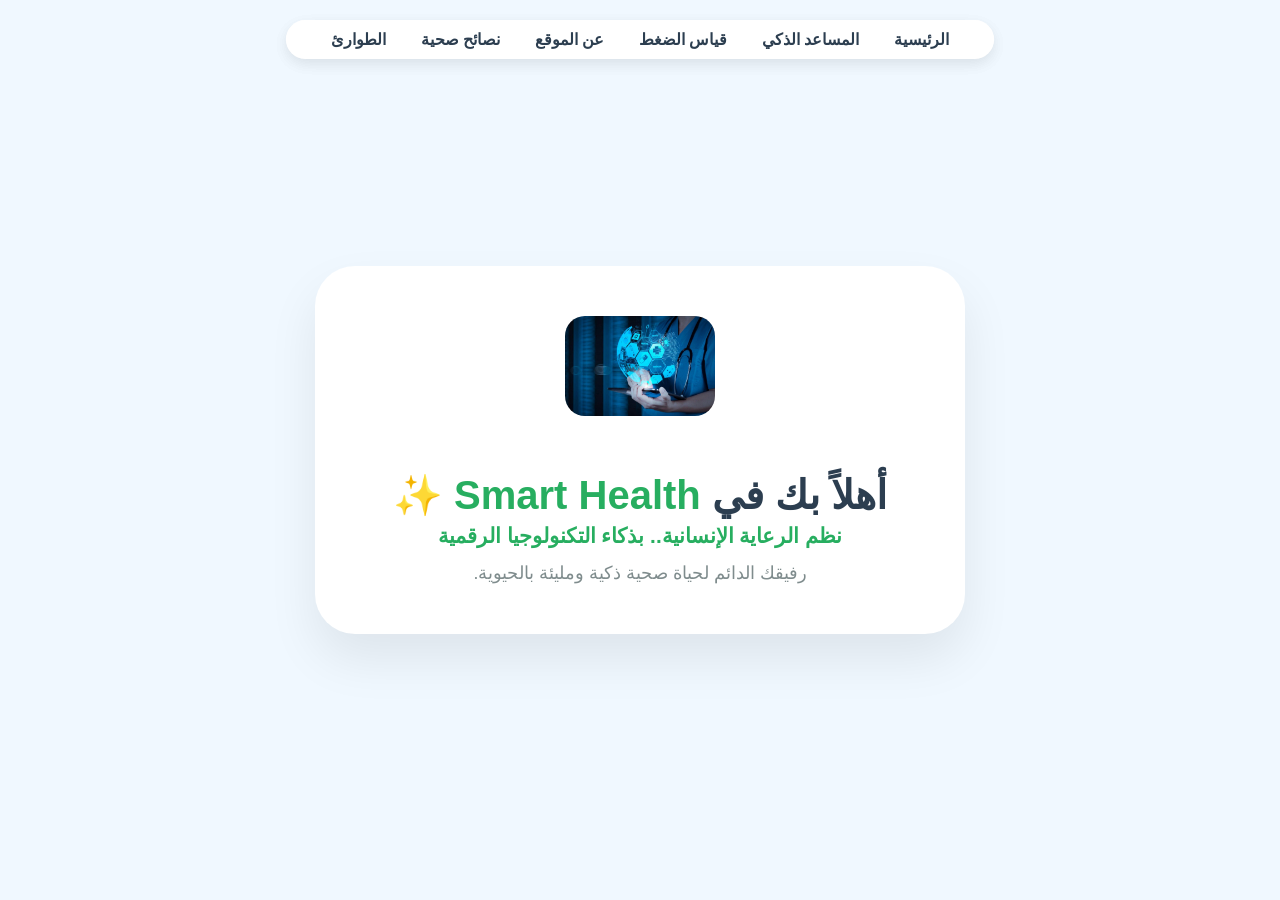
<file: smart_health/index.html>
<!DOCTYPE html>
<html lang="ar" dir="rtl">
<head>
    <meta charset="UTF-8">
    <meta name="viewport" content="width=device-width, initial-scale=1.0">
    <title>Smart Health - الرئيسية</title>
    <style>
        body {
            background-color: #f0f8ff;
            display: flex;
            flex-direction: column;
            align-items: center;
            justify-content: center;
            height: 100vh;
            margin: 0;
            font-family: 'Segoe UI', Tahoma, Geneva, Verdana, sans-serif;
        }

        /* قائمة التنقل */
        nav {
            position: absolute;
            top: 20px;
            background: white;
            padding: 10px 30px;
            border-radius: 50px;
            box-shadow: 0 5px 15px rgba(0,0,0,0.05);
        }

        nav a {
            text-decoration: none;
            color: #2c3e50;
            margin: 0 15px;
            font-weight: bold;
            transition: 0.3s;
        }

        nav a:hover { color: #27ae60; }

        /* حاوية الترحيب */
        .welcome-container {
            text-align: center;
            background: white;
            padding: 50px;
            border-radius: 40px;
            box-shadow: 0 25px 50px rgba(0,0,0,0.08);
            max-width: 550px;
            width: 90%;
        }

        .welcome-image img {
            width: 100%;
            max-width: 150px;
            height: auto;
            border-radius: 20px;
            margin-bottom: 25px;
        }

        h1 { color: #2c3e50; font-size: 2.5rem; margin-bottom: 5px; }
        h1 span { color: #27ae60; }
        h3 { font-size: 1.3rem; margin-bottom: 15px; }
        p { color: #7f8c8d; font-size: 1.1rem; margin: 0; }
    </style>
</head>
<body>

    <nav>
    <a href="index.html">الرئيسية</a>
    <a href="assistant.html">المساعد الذكي</a>
    <a href="blood-pressure.html">قياس الضغط</a> 
    <a href="about.html">عن الموقع</a>
    <a href="tips.html">نصائح صحية</a>
    <a href="emergecy.html">الطوارئ</a>
</nav>
        
    <body dir="rtl">
    <nav>
        <a href="index.html">الرئيسية</a>
        <a href="assistant.html">المساعد الذكي</a>
         <a href="blood-pressure.html">قياس الضغط</a>
        <a href="about.html">عن الموقع</a>
        <a href="tips.html">نصائح صحية</a>
        <a href="emergency.html">الطوارئ</a>
    </nav>

    <div class="welcome-container">
        <div class="welcome-image">
            <img src="bb.jpg" alt="Smart Health Logo"> 
        </div>
        <div class="welcome-text">
            <h1>أهلاً بك في <span>Smart Health</span> ✨</h1>
            <h3 style="color: #27ae60; margin-top: 0;">نظم الرعاية الإنسانية.. بذكاء التكنولوجيا الرقمية</h3>
            <p>رفيقك الدائم لحياة صحية ذكية ومليئة بالحيوية.</p>
        </div>
    </div>
</body>
</html>
</file>
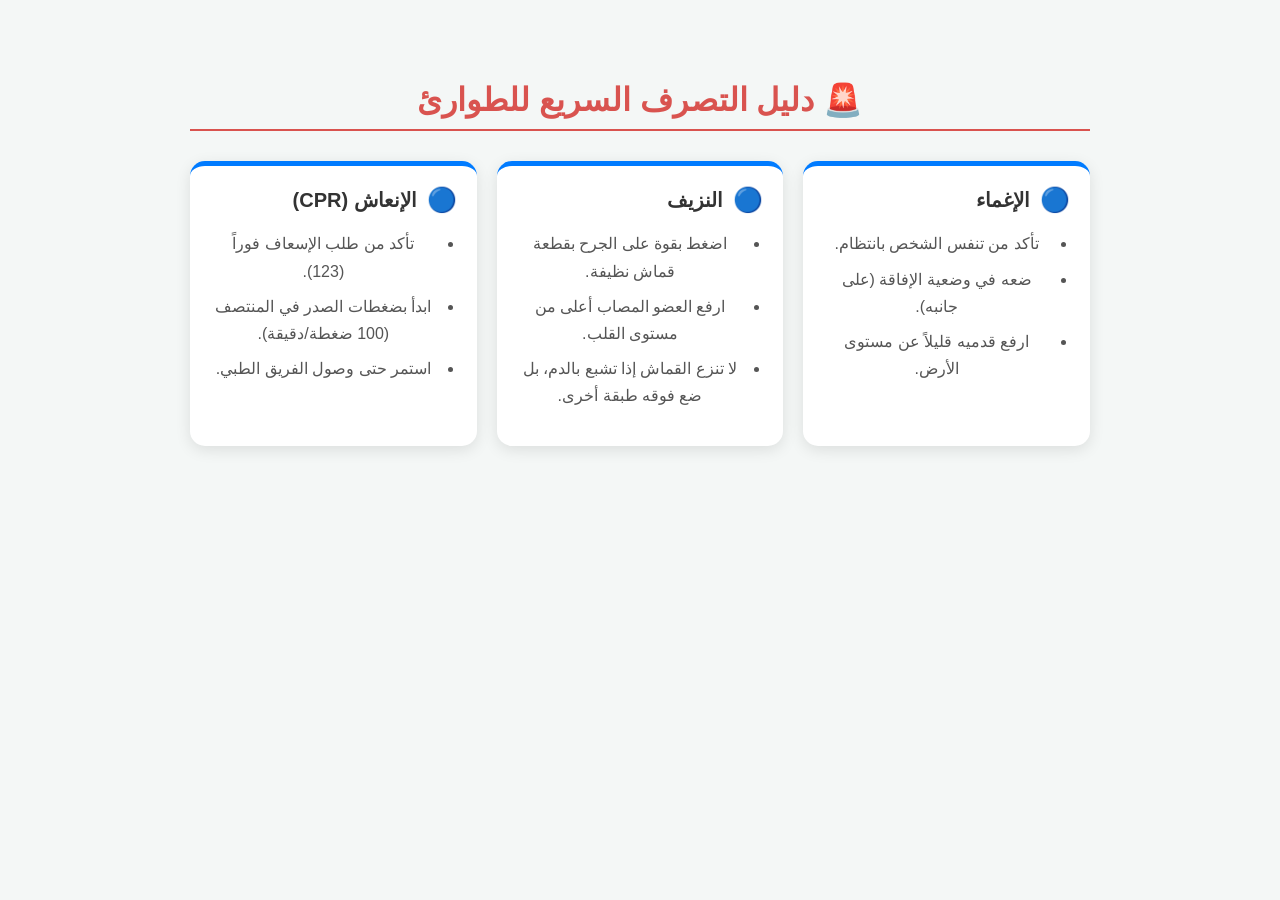
<file: about.html>
<!DOCTYPE html>
<html lang="ar" dir="rtl">
<head>
    <meta charset="UTF-8">
    <title>مركز الطوارئ - Smart Health</title>
    <link rel="stylesheet" href="main.css">
    <style>
        body { background-color: #f4f7f6; font-family: 'Segoe UI', sans-serif; }
        .emergency-container { max-width: 900px; margin: 40px auto; padding: 20px; }
        .emergency-title { color: #d9534f; text-align: center; margin-bottom: 30px; border-bottom: 2px solid #d9534f; padding-bottom: 10px; }
        
        /* الكروت المنظمة */
        .aid-grid { display: grid; grid-template-columns: repeat(auto-fit, minmax(280px, 1fr)); gap: 20px; }
        .aid-card { background: white; padding: 20px; border-radius: 15px; border-top: 5px solid #007bff; box-shadow: 0 4px 15px rgba(0,0,0,0.1); transition: 0.3s; }
        .aid-card:hover { transform: translateY(-5px); }
        
        /* الأيقونات الزرقاء */
        .icon-box { color: #007bff; font-size: 24px; margin-bottom: 15px; display: flex; align-items: center; gap: 10px; }
        .aid-card h3 { margin: 0; font-size: 20px; color: #333; }
        .aid-card ul { padding-right: 20px; color: #555; line-height: 1.7; }
        .aid-card li { margin-bottom: 8px; }
    </style>
</head>
<body>

<div class="emergency-container">
    <h1 class="emergency-title">🚨 دليل التصرف السريع للطوارئ</h1>
    
    <div class="aid-grid">
        <div class="aid-card">
            <div class="icon-box">🔵 <h3>الإغماء</h3></div>
            <ul>
                <li>تأكد من تنفس الشخص بانتظام.</li>
                <li>ضعه في وضعية الإفاقة (على جانبه).</li>
                <li>ارفع قدميه قليلاً عن مستوى الأرض.</li>
            </ul>
        </div>

        <div class="aid-card">
            <div class="icon-box">🔵 <h3>النزيف</h3></div>
            <ul>
                <li>اضغط بقوة على الجرح بقطعة قماش نظيفة.</li>
                <li>ارفع العضو المصاب أعلى من مستوى القلب.</li>
                <li>لا تنزع القماش إذا تشبع بالدم، بل ضع فوقه طبقة أخرى.</li>
            </ul>
        </div>

        <div class="aid-card">
            <div class="icon-box">🔵 <h3>الإنعاش (CPR)</h3></div>
            <ul>
                <li>تأكد من طلب الإسعاف فوراً (123).</li>
                <li>ابدأ بضغطات الصدر في المنتصف (100 ضغطة/دقيقة).</li>
                <li>استمر حتى وصول الفريق الطبي.</li>
            </ul>
        </div>
    </div>
</div>

</body>
</html>
</file>
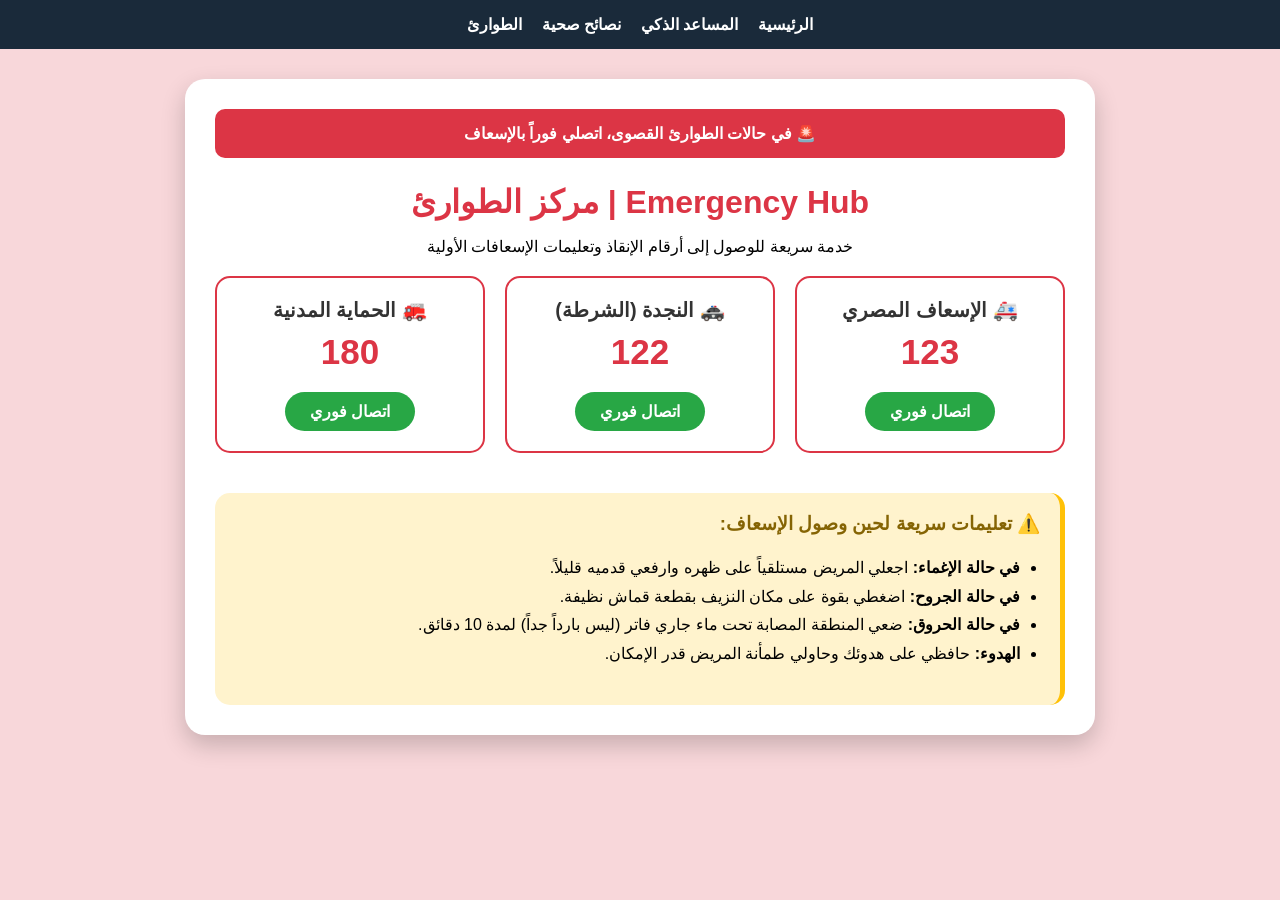
<file: tips.html>
<!DOCTYPE html>
<html lang="ar" dir="rtl">
<head>
    <meta charset="UTF-8">
    <meta name="viewport" content="width=device-width, initial-scale=1.0">
    <title>مركز الطوارئ - Smart Health</title>
    <style>
        body { font-family: 'Segoe UI', Tahoma, Geneva, Verdana, sans-serif; background-color: #f8d7da; margin: 0; text-align: center; }
        nav { background: #1a2a3a; padding: 15px; display: flex; justify-content: center; gap: 20px; }
        nav a { color: white; text-decoration: none; font-weight: bold; }
        
        .container { background: white; width: 90%; max-width: 850px; margin: 30px auto; padding: 30px; border-radius: 20px; box-shadow: 0 10px 25px rgba(0,0,0,0.2); }
        
        h1 { color: #dc3545; font-size: 32px; margin-bottom: 10px; }
        .emergency-banner { background: #dc3545; color: white; padding: 15px; border-radius: 10px; margin-bottom: 25px; font-weight: bold; }

        /* تنسيق كروت أرقام الطوارئ */
        .emergency-grid { display: grid; grid-template-columns: repeat(auto-fit, minmax(250px, 1fr)); gap: 20px; margin-top: 20px; }
        .phone-card { background: #fff; border: 2px solid #dc3545; padding: 20px; border-radius: 15px; transition: 0.3s; }
        .phone-card:hover { transform: translateY(-5px); background: #fff5f5; }
        .phone-number { font-size: 35px; color: #dc3545; font-weight: bold; display: block; margin: 10px 0; }
        .phone-label { font-size: 20px; font-weight: bold; color: #333; }

        /* تعليمات الإسعافات الأولية */
        .first-aid { margin-top: 40px; text-align: right; background: #fff3cd; padding: 20px; border-radius: 15px; border-right: 5px solid #ffc107; }
        .first-aid h3 { color: #856404; margin-top: 0; }
        .first-aid ul { padding-right: 20px; line-height: 1.8; }

        .btn-call { display: inline-block; background: #28a745; color: white; text-decoration: none; padding: 10px 25px; border-radius: 25px; margin-top: 10px; font-weight: bold; }
    </style>
</head>
<body>

    <nav>
        <a href="index.html">الرئيسية</a>
        <a href="assistant.html">المساعد الذكي</a>
        <a href="tips.html">نصائح صحية</a>
        <a href="emergecy.html">الطوارئ</a>
    </nav>

    <div class="container">
        <div class="emergency-banner">🚨 في حالات الطوارئ القصوى، اتصلي فوراً بالإسعاف</div>
        
        <h1>Emergency Hub | مركز الطوارئ</h1>
        <p>خدمة سريعة للوصول إلى أرقام الإنقاذ وتعليمات الإسعافات الأولية</p>

        <div class="emergency-grid">
            <div class="phone-card">
                <span class="phone-label">🚑 الإسعاف المصري</span>
                <span class="phone-number">123</span>
                <a href="tel:123" class="btn-call">اتصال فوري</a>
            </div>

            <div class="phone-card">
                <span class="phone-label">🚓 النجدة (الشرطة)</span>
                <span class="phone-number">122</span>
                <a href="tel:122" class="btn-call">اتصال فوري</a>
            </div>

            <div class="phone-card">
                <span class="phone-label">🚒 الحماية المدنية</span>
                <span class="phone-number">180</span>
                <a href="tel:180" class="btn-call">اتصال فوري</a>
            </div>
        </div>

        <div class="first-aid">
            <h3>⚠️ تعليمات سريعة لحين وصول الإسعاف:</h3>
            <ul>
                <li><b>في حالة الإغماء:</b> اجعلي المريض مستلقياً على ظهره وارفعي قدميه قليلاً.</li>
                <li><b>في حالة الجروح:</b> اضغطي بقوة على مكان النزيف بقطعة قماش نظيفة.</li>
                <li><b>في حالة الحروق:</b> ضعي المنطقة المصابة تحت ماء جاري فاتر (ليس بارداً جداً) لمدة 10 دقائق.</li>
                <li><b>الهدوء:</b> حافظي على هدوئك وحاولي طمأنة المريض قدر الإمكان.</li>
            </ul>
        </div>
    </div>

</body>
</html>
</file>
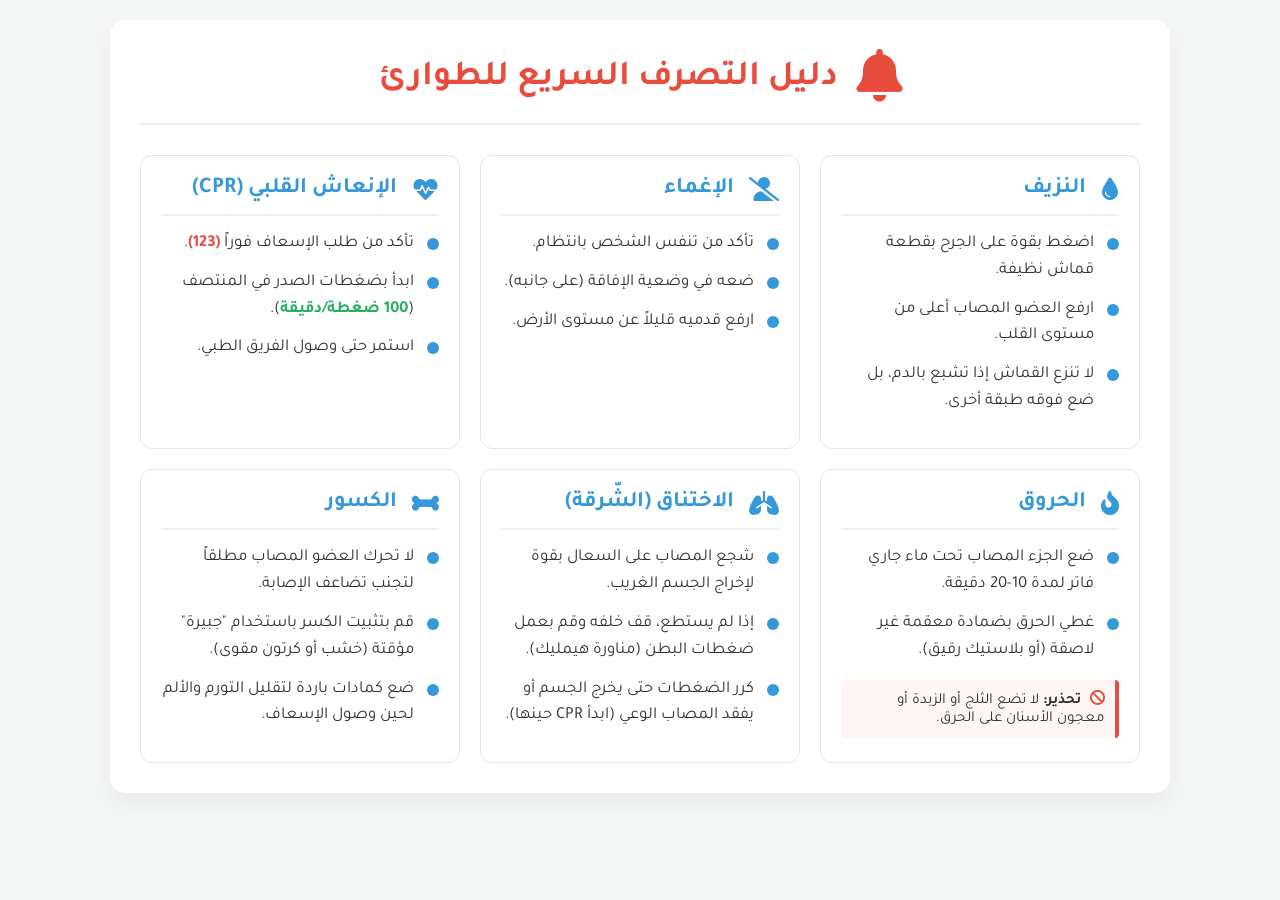
<file: smart_health/about.html>
<!DOCTYPE html>
<html lang="ar" dir="rtl">
<head>
    <meta charset="UTF-8">
    <meta name="viewport" content="width=device-width, initial-scale=1.0">
    <title>دليل التصرف السريع للطوارئ - Smart Health</title>
    
    <link rel="preconnect" href="https://fonts.googleapis.com">
    <link rel="preconnect" href="https://fonts.gstatic.com" crossorigin>
    <link href="https://fonts.googleapis.com/css2?family=Tajawal:wght@400;700&display=swap" rel="stylesheet">
    
    <link rel="stylesheet" href="https://cdnjs.cloudflare.com/ajax/libs/font-awesome/6.0.0/css/all.min.css">

    <style>
        /* إعدادات الصفحة الأساسية */
        :root {
            --primary-color: #e74c3c; /* أحمر للطوارئ */
            --secondary-color: #3498db; /* أزرق للأقسام */
            --bg-color: #f4f7f6;
            --card-bg: #ffffff;
            --text-color: #333333;
        }

        body {
            font-family: 'Tajawal', sans-serif;
            background-color: var(--bg-color);
            margin: 0;
            padding: 20px;
            color: var(--text-color);
        }

        /* حاوية التصميم الرئيسية */
        .container {
            max-width: 1000px;
            margin: 0 auto;
            background: var(--card-bg);
            padding: 30px;
            border-radius: 15px;
            box-shadow: 0 10px 25px rgba(0,0,0,0.05);
        }

        /* العنوان الرئيسي */
        .main-header {
            text-align: center;
            border-bottom: 2px solid #eee;
            padding-bottom: 20px;
            margin-bottom: 30px;
            color: var(--primary-color);
        }

        .main-header h1 {
            margin: 0;
            font-size: 2.2em;
        }

        .emergency-icon {
            font-size: 1.5em;
            margin-left: 10px;
            vertical-align: middle;
        }

        /* شبكة الأقسام (توزيع تلقائي 3 في الصف أو 2 في الموبايل) */
        .emergency-grid {
            display: grid;
            grid-template-columns: repeat(auto-fit, minmax(300px, 1fr));
            gap: 20px;
        }

        /* تصميم الكارت الواحد */
        .emergency-section {
            border: 1px solid #e1e8ed;
            border-radius: 12px;
            padding: 20px;
            background: #fff;
            transition: transform 0.2s, box-shadow 0.2s;
        }

        .emergency-section:hover {
            transform: translateY(-5px);
            box-shadow: 0 5px 15px rgba(0,0,0,0.05);
        }

        /* عنوان الكارت مع الأيقونة الزرقاء */
        .section-title {
            display: flex;
            align-items: center;
            gap: 15px;
            border-bottom: 2px solid #ebf2f7;
            padding-bottom: 12px;
            margin-bottom: 15px;
            color: var(--secondary-color);
        }

        .title-icon {
            font-size: 1.5em;
        }

        .section-title h2 {
            margin: 0;
            font-size: 1.4em;
            font-weight: 700;
        }

        /* قائمة الخطوات */
        .emergency-section ul {
            list-style-type: none;
            padding: 0;
            margin: 0;
        }

        .emergency-section li {
            position: relative;
            padding-right: 25px;
            margin-bottom: 12px;
            line-height: 1.6;
            font-size: 1.05em;
        }

        /* الدائرة الزرقاء (Bullet Point) */
        .emergency-section li::before {
            content: '';
            position: absolute;
            right: 0;
            top: 7px;
            width: 12px;
            height: 12px;
            background-color: var(--secondary-color);
            border-radius: 50%;
        }

        /* تنسيق خاص للتنبيهات (مثل "اتصل بـ 123") */
        .alert-text {
            color: var(--primary-color);
            font-weight: bold;
        }
        
        .cpr-rate {
            font-weight: bold;
            color: #27ae60; /* أخضر للمعدلات الرقمية */
        }
        /* تنسيق التنبيه التحذيري (للأشياء التي لا يجب فعلها) */
        .danger-alert {
            background-color: #fff5f5;
            border-right: 4px solid var(--primary-color);
            padding: 10px;
            margin-top: 15px;
            border-radius: 4px;
            font-size: 0.95em;
        }

        .danger-alert i {
            color: var(--primary-color);
            margin-left: 5px;
        }

    </style>
</head>
<body>

<div class="container">
    
    <div class="main-header">
        <h1>
            <i class="fas fa-bell emergency-icon"></i>
            دليل التصرف السريع للطوارئ
        </h1>
    </div>

    <div class="emergency-grid">
        
        <div class="emergency-section">
            <div class="section-title">
                <i class="fas fa-droplet title-icon"></i>
                <h2>النزيف</h2>
            </div>
            <ul>
                <li>اضغط بقوة على الجرح بقطعة قماش نظيفة.</li>
                <li>ارفع العضو المصاب أعلى من مستوى القلب.</li>
                <li>لا تنزع القماش إذا تشبع بالدم، بل ضع فوقه طبقة أخرى.</li>
            </ul>
        </div>

        <div class="emergency-section">
            <div class="section-title">
                <i class="fas fa-user-slash title-icon"></i>
                <h2>الإغماء</h2>
            </div>
            <ul>
                <li>تأكد من تنفس الشخص بانتظام.</li>
                <li>ضعه في وضعية الإفاقة (على جانبه).</li>
                <li>ارفع قدميه قليلاً عن مستوى الأرض.</li>
            </ul>
        </div>

        <div class="emergency-section">
            <div class="section-title">
                <i class="fas fa-heartbeat title-icon"></i>
                <h2>الإنعاش القلبي (CPR)</h2>
            </div>
            <ul>
                <li>تأكد من طلب الإسعاف فوراً <span class="alert-text">(123)</span>.</li>
                <li>ابدأ بضغطات الصدر في المنتصف (<span class="cpr-rate">100 ضغطة/دقيقة</span>).</li>
                <li>استمر حتى وصول الفريق الطبي.</li>
            </ul>
        </div>

        <div class="emergency-section">
            <div class="section-title">
                <i class="fas fa-fire-flame-curved title-icon"></i>
                <h2>الحروق</h2>
            </div>
            <ul>
                <li>ضع الجزء المصاب تحت ماء جاري فاتر لمدة 10-20 دقيقة.</li>
                <li>غطي الحرق بضمادة معقمة غير لاصقة (أو بلاستيك رقيق).</li>
                <div class="danger-alert">
                    <i class="fas fa-ban"></i>
                    <strong>تحذير:</strong> لا تضع الثلج أو الزبدة أو معجون الأسنان على الحرق.
                </div>
            </ul>
        </div>

        <div class="emergency-section">
            <div class="section-title">
                <i class="fas fa-lungs title-icon"></i>
                <h2>الاختناق (الشّرقة)</h2>
            </div>
            <ul>
                <li>شجع المصاب على السعال بقوة لإخراج الجسم الغريب.</li>
                <li>إذا لم يستطع، قف خلفه وقم بعمل ضغطات البطن (مناورة هيمليك).</li>
                <li>كرر الضغطات حتى يخرج الجسم أو يفقد المصاب الوعي (ابدأ CPR حينها).</li>
            </ul>
        </div>

        <div class="emergency-section">
            <div class="section-title">
                <i class="fas fa-bone title-icon"></i>
                <h2>الكسور</h2>
            </div>
            <ul>
                <li>لا تحرك العضو المصاب مطلقاً لتجنب تضاعف الإصابة.</li>
                <li>قم بتثبيت الكسر باستخدام "جبيرة" مؤقتة (خشب أو كرتون مقوى).</li>
                <li>ضع كمادات باردة لتقليل التورم والألم لحين وصول الإسعاف.</li>
            </ul>
        </div>

    </div>

</div>

</body>
</html>
</file>
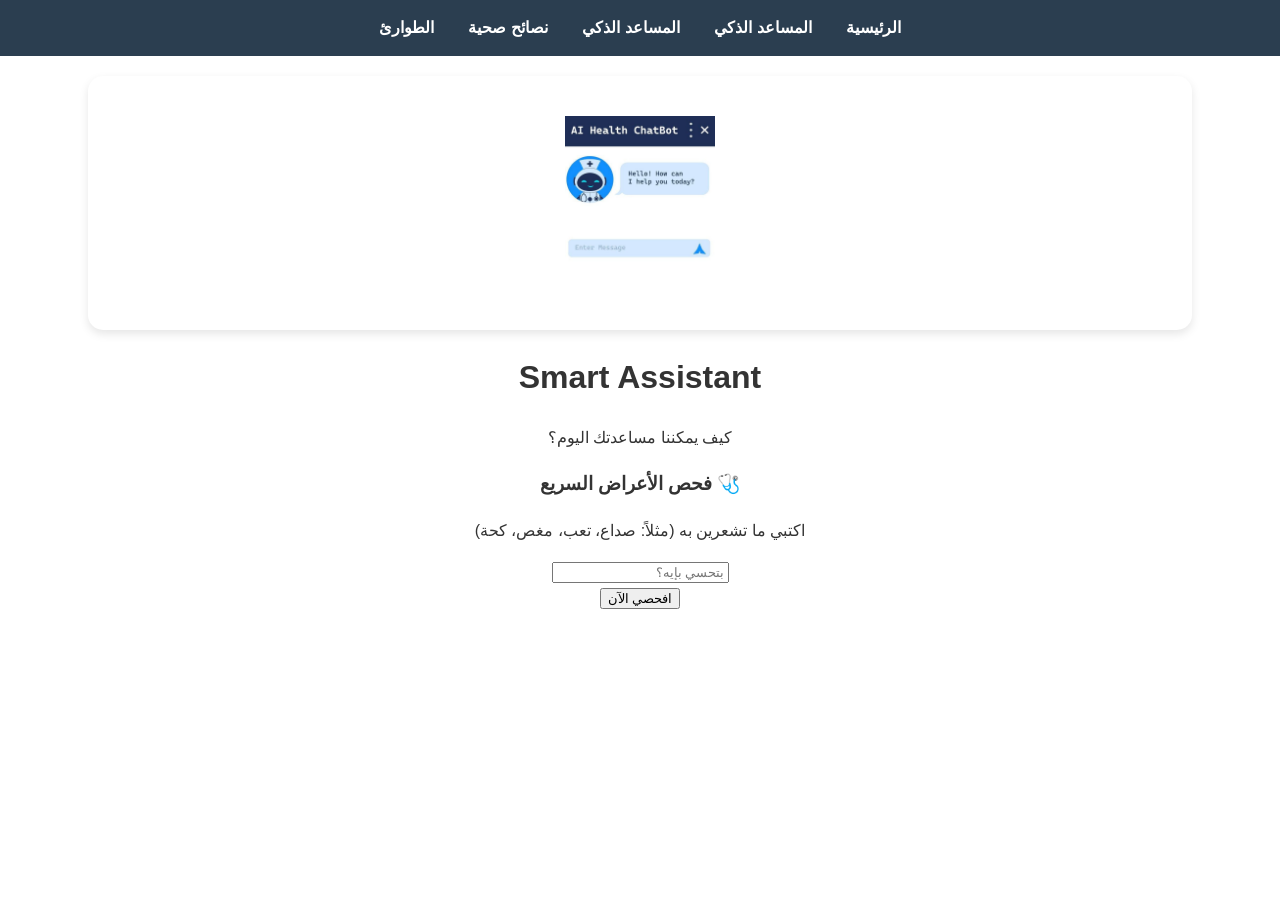
<file: smart_health/assistant.html>
<!DOCTYPE html>
<html lang="ar" dir="rtl">
<head>
    <meta charset="UTF-8">
    <meta name="viewport" content="width=device-width, initial-scale=1.0">
    <title>المساعد الذكي - Smart Health</title>
    

        <link rel="stylesheet" href="main.css">
    
</head>
<body>

    <nav>
        <a href="index.html">الرئيسية</a>
        <a href="assistant.html">المساعد الذكي</a>
        <a href="assistant.html">المساعد الذكي</a>
        <a href="tips.html">نصائح صحية</a>
        <a href="emergecy.html">الطوارئ</a>
    </nav>

    <div class="container">
        <img src="meeee.jpg" alt="Smart Assistant Hero" class="welcome-image">
</div>
        
        <h1>Smart Assistant</h1>
        <p>كيف يمكننا مساعدتك اليوم؟</p>

        <div class="search-area">
            <h3>🩺 فحص الأعراض السريع</h3>
            <p>اكتبي ما تشعرين به (مثلاً: صداع، تعب، مغص، كحة)</p>
            
            <input type="text" id="userInput" placeholder="بتحسي بإيه؟">
            <br>
            <button onclick="getResponse()">افحصي الآن</button>

            <div id="response"></div>
        </div>
    </div>

    <script>
    function getResponse() {
        let input = document.getElementById("userInput").value;
        let output = document.getElementById("response");

        // تنسيق المربع اللي هيظهر فيه الرد
        let style = "background: #e1f5fe; padding: 15px; border-radius: 10px; border-right: 5px solid #007bff; margin-top: 20px; text-align: right; color: #2c3e50; direction: rtl; line-height: 1.6;";

        let result = "";

        // 1. الصداع
        if (input.includes("صداع")) {
            result = "🔍 <b>التشخيص:</b> إجهاد أو نقص سوائل.<br>✅ <b>العلاج:</b> راحة في مكان هادئ وشرب مياه كافية.<br>💊 <b>الدواء:</b> بنادول (عند اللزوم).";
        } 
        // 2. السخونية
        else if (input.includes("سخونية") || input.includes("حرارة")) {
            result = "🔍 <b>التشخيص:</b> ارتفاع في حرارة الجسم.<br>✅ <b>العلاج:</b> كمادات مياه فاترة وسوائل كثيرة.<br>💊 <b>الدواء:</b> باراسيتامول خافض للحرارة.";
        } 
        // 3. المغص
        else if (input.includes("مغص") || input.includes("وجع بطن")) {
            result = "🔍 <b>التشخيص:</b> تقلصات معوية بسيطة.<br>✅ <b>العلاج:</b> مشروبات دافئة مثل النعناع أو اليانسون.<br>💊 <b>الدواء:</b> بسكوبان للتقلصات.";
        }
        // 4. الكحة
        else if (input.includes("كحة") || input.includes("سعال")) {
            result = "🔍 <b>التشخيص:</b> تهيج في الجهاز التنفسي.<br>✅ <b>العلاج:</b> شرب ملعقة عسل وسوائل دافئة.<br>💊 <b>الدواء:</b> شراب أوبلكس مهدئ للسعال.";
        }
        // 5. الحموضة
        else if (input.includes("حموضة") || input.includes("حرقان")) {
            result = "🔍 <b>التشخيص:</b> زيادة في حمض المعدة.<br>✅ <b>العلاج:</b> تجنب الأكل الحار أو الدسم قبل النوم.<br>💊 <b>الدواء:</b> جافيسكون أو فوار فواكه.";}
        // 6. البرد
        else if (input.includes("برد") || input.includes("زكام")) {
            result = "🔍 <b>التشخيص:</b> نزلة برد فيروسية.<br>✅ <b>العلاج:</b> راحة تامة وتناول حمضيات (فيتامين C).<br>💊 <b>الدواء:</b> كونجستال للبرد والرشح.";
        }
        // 7. التعب
        else if (input.includes("تعب") || input.includes("إرهاق")) {
            result = "🔍 <b>التشخيص:</b> إجهاد بدني عام ونقص طاقة.<br>✅ <b>العلاج:</b> النوم الكافي (8 ساعات) وتناول غذاء متوازن.<br>💊 <b>الدواء:</b> فيتامينات عامة لتعويض النقص.";
        }
        else {
            output.setAttribute("style", ""); 
            output.innerHTML = "<p style='color:red;'>أرجو إدخال عرض واضح (مثلاً: تعب، صداع، مغص) لنتمكن من مساعدتك.</p>";
            return;
        }

        // إظهار النتيجة في المربع الأزرق
        output.setAttribute("style", style);
        output.innerHTML = result;
    }
    </script>
</body>
</html>
</file>
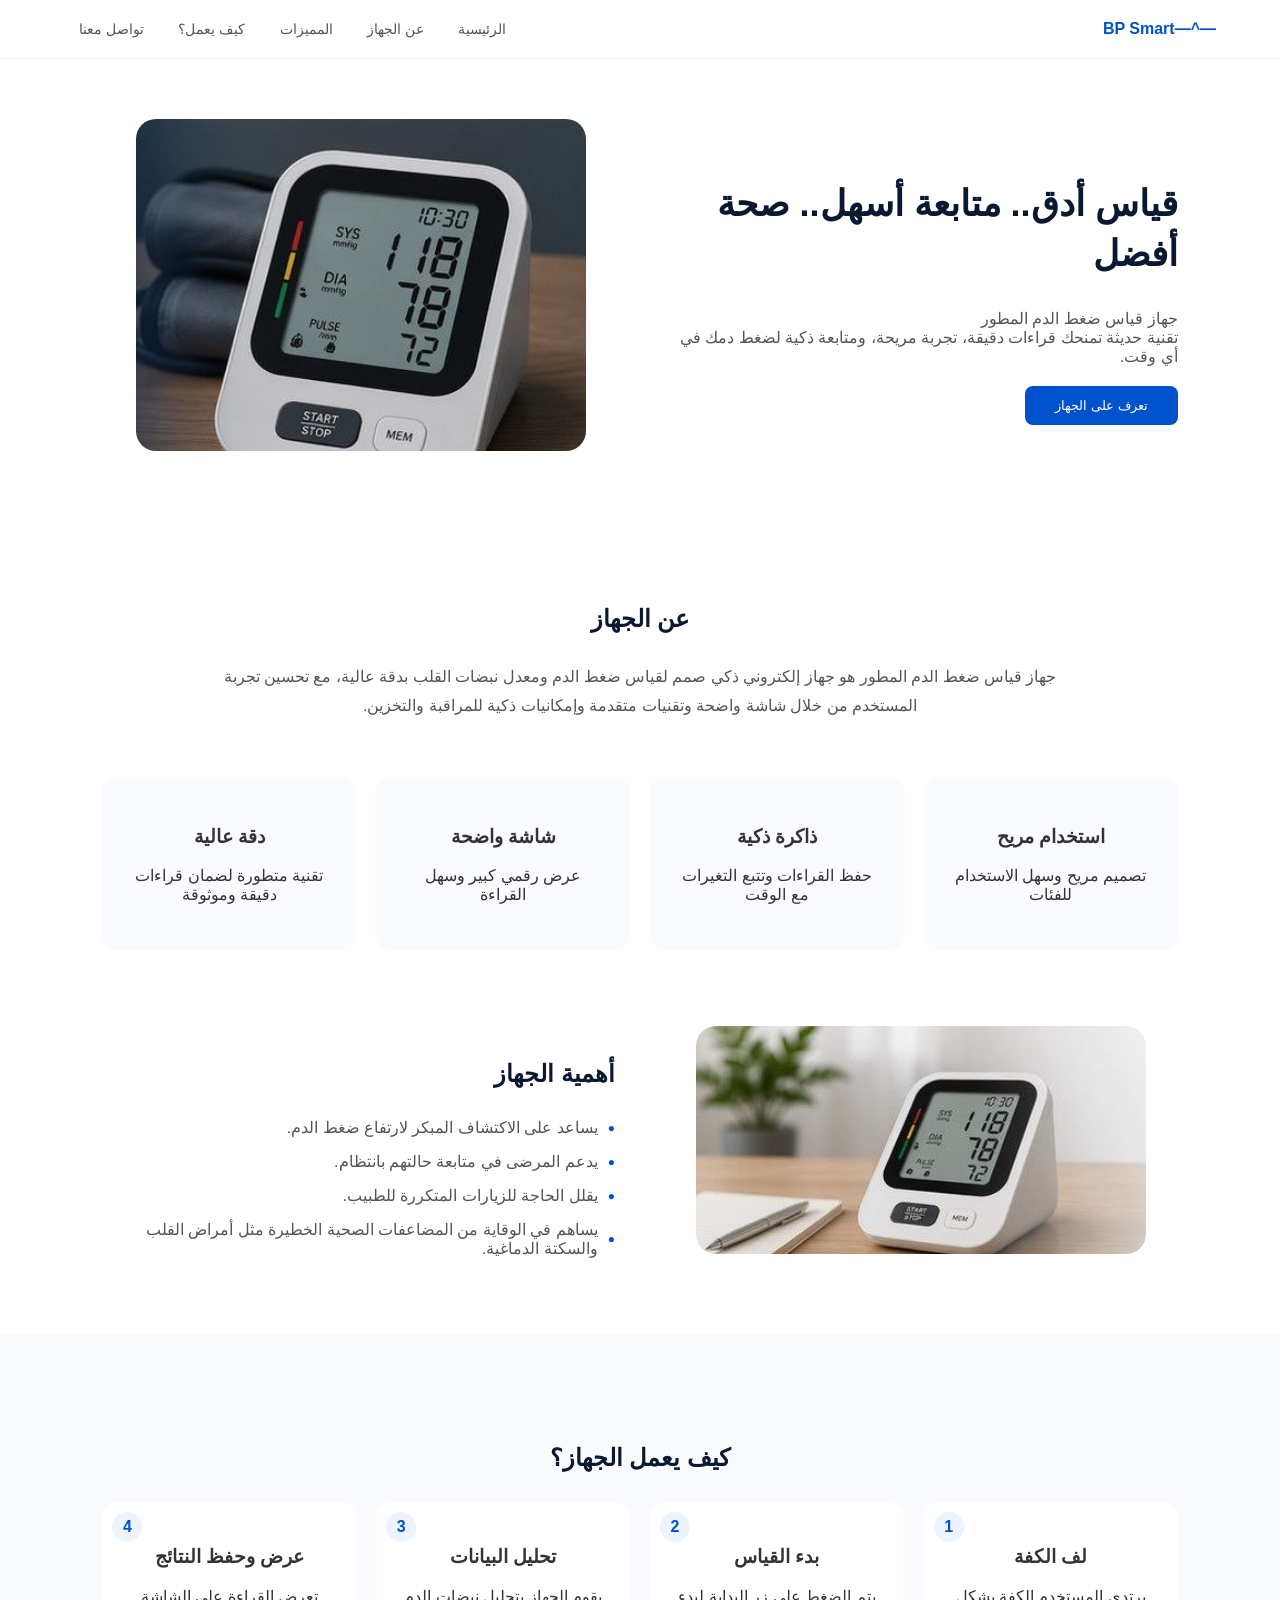
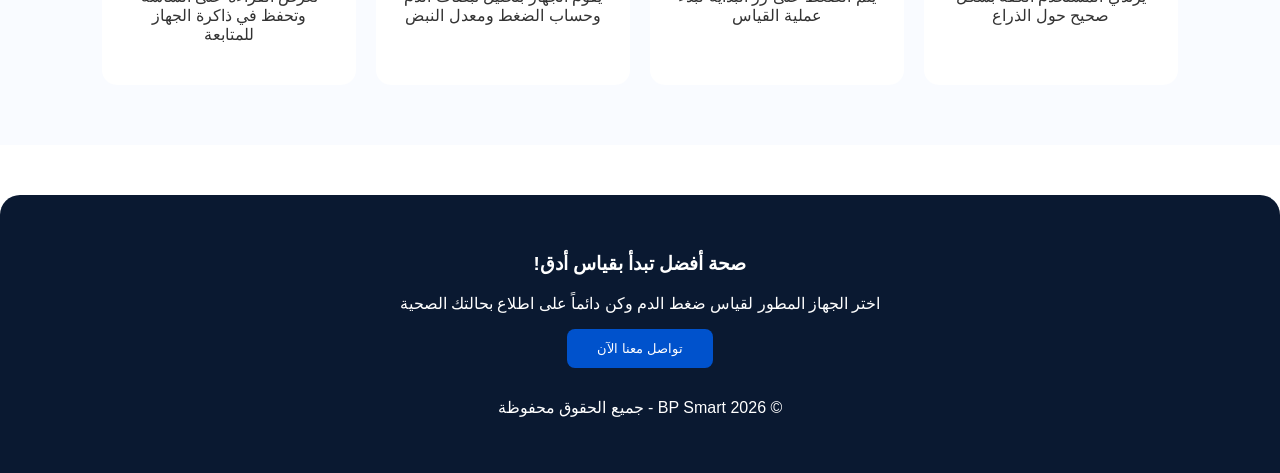
<file: smart_health/blood-pressure.html>
<!DOCTYPE html>
<html lang="ar" dir="rtl">
<head>
    <meta charset="UTF-8">
    <meta name="viewport" content="width=device-width, initial-scale=1.0">
    <title>BP Smart - جهاز قياس الضغط المطور</title>
    <style>
        :root {
            --main-blue: #0052cc;
            --dark-blue: #0a1931;
            --bg-light: #f9fbff;
            --text-gray: #555;
        }

        body { font-family: 'Segoe UI', sans-serif; margin: 0; background-color: white; color: #333; }

        /* الهيدر */
        header { display: flex; justify-content: space-between; padding: 20px 5%; align-items: center; border-bottom: 1px solid #eee; }
        nav a { margin: 0 15px; text-decoration: none; color: var(--text-gray); font-size: 14px; }
        .logo { font-weight: bold; color: var(--main-blue); display: flex; align-items: center; }

        /* قسم البداية (Hero) */
        .hero { display: flex; padding: 60px 8%; align-items: center; background: #fff; gap: 40px; }
        .hero-text { flex: 1; }
        .hero-text h1 { color: var(--dark-blue); font-size: 36px; line-height: 1.4; }
        .hero-text p { color: var(--text-gray); margin: 20px 0; }
        .hero-image { flex: 1; text-align: center; }
        .hero-image img { width: 100%; max-width: 450px; border-radius: 20px; }
        .btn-blue { background: var(--main-blue); color: white; padding: 12px 30px; border: none; border-radius: 8px; cursor: pointer; }

        /* قسم المميزات */
        .section-title { text-align: center; margin: 50px 0 30px; color: var(--dark-blue); }
        .grid-container { display: grid; grid-template-columns: repeat(auto-fit, minmax(200px, 1fr)); gap: 20px; padding: 0 8%; }
        .card { background: var(--bg-light); padding: 30px; border-radius: 15px; text-align: center; transition: 0.3s; }
        .card:hover { transform: translateY(-5px); box-shadow: 0 5px 15px rgba(0,0,0,0.05); }
        .card img { width: 50px; margin-bottom: 15px; }

        /* قسم الأهمية */
        .importance { display: flex; padding: 60px 8%; background: #fff; align-items: center; gap: 50px; }
        .importance-list { list-style: none; padding: 0; }
        .importance-list li { margin-bottom: 15px; color: var(--text-gray); display: flex; align-items: center; }
        .importance-list li::before { content: "●"; color: var(--main-blue); margin-left: 10px; font-size: 12px; }

        /* قسم كيف يعمل الجهاز */
        .steps { background: var(--bg-light); padding: 60px 8%; }
        .steps-grid { display: grid; grid-template-columns: repeat(auto-fit, minmax(220px, 1fr)); gap: 20px; }
        .step-card { background: white; padding: 25px; border-radius: 15px; text-align: center; position: relative; }
        .step-num { position: absolute; top: 10px; left: 10px; background: #eef4ff; color: var(--main-blue); width: 30px; height: 30px; border-radius: 50%; display: flex; align-items: center; justify-content: center; font-weight: bold; }

        /* الفوتر الداكن */
        footer { background: var(--dark-blue); color: white; padding: 40px 8%; text-align: center; margin-top: 50px; border-radius: 20px 20px 0 0; }
        .footer-cta { margin-bottom: 30px; }
    </style>
</head>
<body>

    <header>
        <div class="logo"><span>—^—</span> BP Smart</div>
        <nav>
            <a href="#">الرئيسية</a>
            <a href="#">عن الجهاز</a>
            <a href="#">المميزات</a>
            <a href="#">كيف يعمل؟</a>
            <a href="#">تواصل معنا</a>
        </nav>
    </header>

    <section class="hero">
        <div class="hero-text">
            <h1>قياس أدق.. متابعة أسهل.. صحة أفضل</h1>
            <p>جهاز قياس ضغط الدم المطور<br>تقنية حديثة تمنحك قراءات دقيقة، تجربة مريحة، ومتابعة ذكية لضغط دمك في أي وقت.</p>
            <button class="btn-blue">تعرف على الجهاز</button>
        </div>
        <div class="hero-image">
            <img src="menna.jpg" alt="Blood Pressure Monitor">
        </div>
    </section>
    <div class="about-device" style="text-align: center; padding: 40px 15%;">
        <h2 class="section-title">عن الجهاز</h2>
        <p style="color: var(--text-gray); line-height: 1.8;">جهاز قياس ضغط الدم المطور هو جهاز إلكتروني ذكي صمم لقياس ضغط الدم ومعدل نبضات القلب بدقة عالية، مع تحسين تجربة المستخدم من خلال شاشة واضحة وتقنيات متقدمة وإمكانيات ذكية للمراقبة والتخزين.</p>
    </div>

    <section class="grid-container">
        <div class="card"><h3>استخدام مريح</h3><p>تصميم مريح وسهل الاستخدام للفئات</p></div>
        <div class="card"><h3>ذاكرة ذكية</h3><p>حفظ القراءات وتتبع التغيرات مع الوقت</p></div>
        <div class="card"><h3>شاشة واضحة</h3><p>عرض رقمي كبير وسهل القراءة</p></div>
        <div class="card"><h3>دقة عالية</h3><p>تقنية متطورة لضمان قراءات دقيقة وموثوقة</p></div>
    </section>

    <section class="importance">
        <div class="hero-image"><img src="image.jpg" alt="Device Importance"></div>
        <div class="hero-text">
            <h2 class="section-title" style="text-align: right;">أهمية الجهاز</h2>
            <ul class="importance-list">
                <li>يساعد على الاكتشاف المبكر لارتفاع ضغط الدم.</li>
                <li>يدعم المرضى في متابعة حالتهم بانتظام.</li>
                <li>يقلل الحاجة للزيارات المتكررة للطبيب.</li>
                <li>يساهم في الوقاية من المضاعفات الصحية الخطيرة مثل أمراض القلب والسكتة الدماغية.</li>
            </ul>
        </div>
    </section>

    <section class="steps">
        <h2 class="section-title">كيف يعمل الجهاز؟</h2>
        <div class="steps-grid">
            <div class="step-card"><span class="step-num">1</span><h3>لف الكفة</h3><p>يرتدي المستخدم الكفة بشكل صحيح حول الذراع</p></div>
            <div class="step-card"><span class="step-num">2</span><h3>بدء القياس</h3><p>يتم الضغط على زر البداية لبدء عملية القياس</p></div>
            <div class="step-card"><span class="step-num">3</span><h3>تحليل البيانات</h3><p>يقوم الجهاز بتحليل نبضات الدم وحساب الضغط ومعدل النبض</p></div>
            <div class="step-card"><span class="step-num">4</span><h3>عرض وحفظ النتائج</h3><p>تعرض القراءة على الشاشة وتحفظ في ذاكرة الجهاز للمتابعة</p></div>
        </div>
    </section>

    <footer>
        <div class="footer-cta">
            <h3>صحة أفضل تبدأ بقياس أدق!</h3>
            <p>اختر الجهاز المطور لقياس ضغط الدم وكن دائماً على اطلاع بحالتك الصحية</p>
            <button class="btn-blue">تواصل معنا الآن</button>
        </div>
        <p>© 2026 BP Smart - جميع الحقوق محفوظة</p>
    </footer>

</body>
</html>
</file>
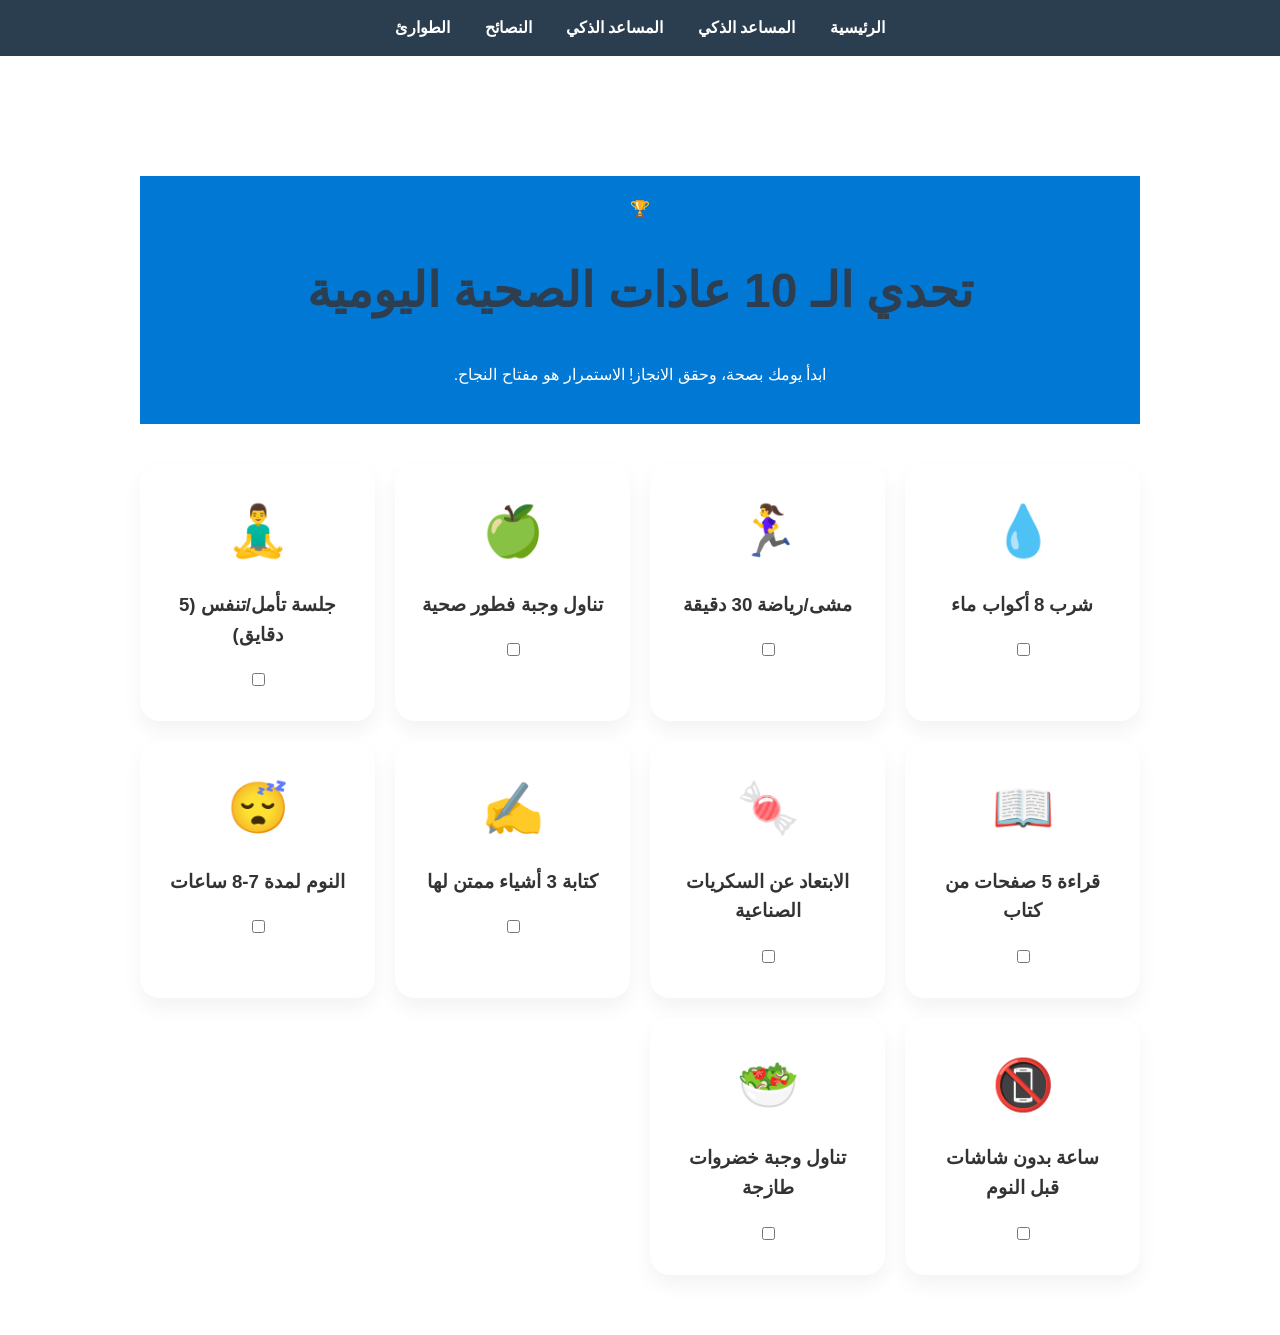
<file: smart_health/emergecy.html>
<!DOCTYPE html>
<html lang="ar" dir="rtl">
<head>
    <meta charset="UTF-8">
    <meta name="viewport" content="width=device-width, initial-scale=1.0">
    <title>تحدي الـ 10 عادات الصحية - Smart Health</title>
    <link rel="stylesheet" href="main.css">
</head>
<body>
    <nav>
        <a href="index.html">الرئيسية</a>
        <a href="assistant.html">المساعد الذكي</a>
        <a href="assistant.html">المساعد الذكي</a>
        <a href="tips.html">النصائح</a>
        <a href="emergency.html">الطوارئ</a>
    </nav>

    <div class="challenge-container">
        <header class="challenge-header">
            <div class="trophy-icon">🏆</div>
            <h1>تحدي الـ 10 عادات الصحية اليومية</h1>
            <p>ابدأ يومك بصحة، وحقق الانجاز! الاستمرار هو مفتاح النجاح.</p>
        </header>

        <div class="habits-grid">
            <div class="habit-card">
                <div class="habit-icon">💧</div>
                <h3>شرب 8 أكواب ماء</h3>
                <label class="switch">
                    <input type="checkbox">
                    <span class="slider round"></span>
                </label>
            </div>
            <div class="habit-card">
                <div class="habit-icon">🏃‍♀️</div>
                <h3>مشى/رياضة 30 دقيقة</h3>
                <label class="switch">
                    <input type="checkbox">
                    <span class="slider round"></span>
                </label>
            </div>
            <div class="habit-card">
                <div class="habit-icon">🍏</div>
                <h3>تناول وجبة فطور صحية</h3>
                <label class="switch">
                    <input type="checkbox">
                    <span class="slider round"></span>
                </label>
            </div>
            <div class="habit-card">
                <div class="habit-icon">🧘‍♂️</div>
                <h3>جلسة تأمل/تنفس (5 دقايق)</h3>
                <label class="switch">
                    <input type="checkbox">
                    <span class="slider round"></span>
                </label>
            </div>
            <div class="habit-card">
                <div class="habit-icon">📖</div>
                <h3>قراءة 5 صفحات من كتاب</h3>
                <label class="switch">
                    <input type="checkbox">
                    <span class="slider round"></span>
                </label>
            </div>
            <div class="habit-card">
                <div class="habit-icon">🍬</div>
                <h3>الابتعاد عن السكريات الصناعية</h3>
                <label class="switch">
                    <input type="checkbox">
                    <span class="slider round"></span>
                </label>
            </div>
            <div class="habit-card">
                <div class="habit-icon">✍️</div>
                <h3>كتابة 3 أشياء ممتن لها</h3>
                <label class="switch">
                    <input type="checkbox">
                    <span class="slider round"></span>
                </label>
            </div>
            <div class="habit-card">
                <div class="habit-icon">😴</div>
                <h3>النوم لمدة 7-8 ساعات</h3>
                <label class="switch">
                    <input type="checkbox">
                    <span class="slider round"></span>
                </label>
            </div>
            <div class="habit-card">
                <div class="habit-icon">📵</div>
                <h3>ساعة بدون شاشات قبل النوم</h3>
                <label class="switch">
                    <input type="checkbox">
                    <span class="slider round"></span>
                </label>
            </div>
            <div class="habit-card">
                <div class="habit-icon">🥗</div>
                <h3>تناول وجبة خضروات طازجة</h3>
                <label class="switch">
                    <input type="checkbox">
                    <span class="slider round"></span>
                </label>
            </div>
        </div>
    </div>
</body>
</html>
</file>
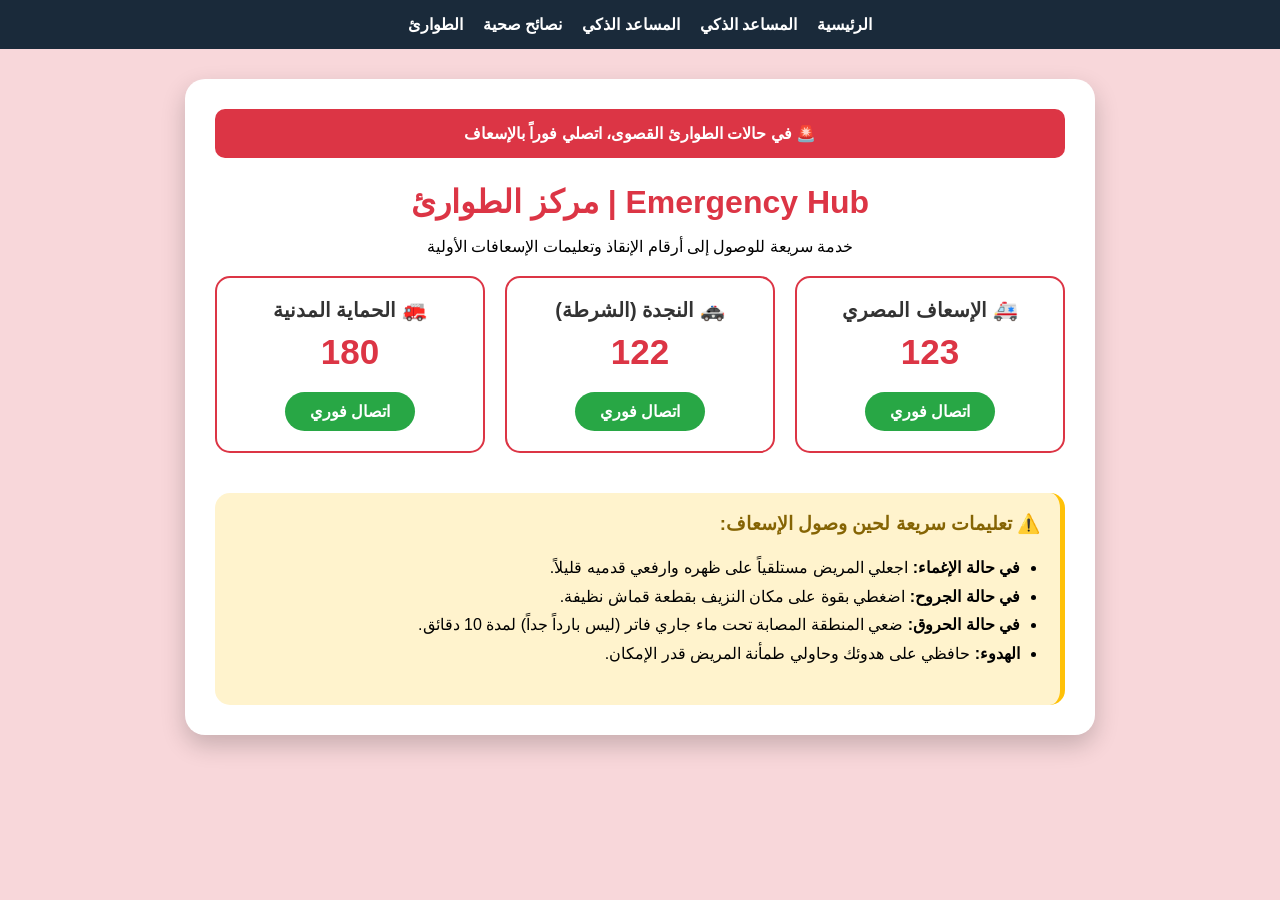
<file: smart_health/tips.html>
<!DOCTYPE html>
<html lang="ar" dir="rtl">
<head>
    <meta charset="UTF-8">
    <meta name="viewport" content="width=device-width, initial-scale=1.0">
    <title>مركز الطوارئ - Smart Health</title>
    <style>
        body { font-family: 'Segoe UI', Tahoma, Geneva, Verdana, sans-serif; background-color: #f8d7da; margin: 0; text-align: center; }
        nav { background: #1a2a3a; padding: 15px; display: flex; justify-content: center; gap: 20px; }
        nav a { color: white; text-decoration: none; font-weight: bold; }
        
        .container { background: white; width: 90%; max-width: 850px; margin: 30px auto; padding: 30px; border-radius: 20px; box-shadow: 0 10px 25px rgba(0,0,0,0.2); }
        
        h1 { color: #dc3545; font-size: 32px; margin-bottom: 10px; }
        .emergency-banner { background: #dc3545; color: white; padding: 15px; border-radius: 10px; margin-bottom: 25px; font-weight: bold; }

        /* تنسيق كروت أرقام الطوارئ */
        .emergency-grid { display: grid; grid-template-columns: repeat(auto-fit, minmax(250px, 1fr)); gap: 20px; margin-top: 20px; }
        .phone-card { background: #fff; border: 2px solid #dc3545; padding: 20px; border-radius: 15px; transition: 0.3s; }
        .phone-card:hover { transform: translateY(-5px); background: #fff5f5; }
        .phone-number { font-size: 35px; color: #dc3545; font-weight: bold; display: block; margin: 10px 0; }
        .phone-label { font-size: 20px; font-weight: bold; color: #333; }

        /* تعليمات الإسعافات الأولية */
        .first-aid { margin-top: 40px; text-align: right; background: #fff3cd; padding: 20px; border-radius: 15px; border-right: 5px solid #ffc107; }
        .first-aid h3 { color: #856404; margin-top: 0; }
        .first-aid ul { padding-right: 20px; line-height: 1.8; }

        .btn-call { display: inline-block; background: #28a745; color: white; text-decoration: none; padding: 10px 25px; border-radius: 25px; margin-top: 10px; font-weight: bold; }
    </style>
</head>
<body>

    <nav>
        <a href="index.html">الرئيسية</a>
        <a href="assistant.html">المساعد الذكي</a>
        <a href="assistant.html">المساعد الذكي</a>
        <a href="tips.html">نصائح صحية</a>
        <a href="emergecy.html">الطوارئ</a>
    </nav>

    <div class="container">
        <div class="emergency-banner">🚨 في حالات الطوارئ القصوى، اتصلي فوراً بالإسعاف</div>
        
        <h1>Emergency Hub | مركز الطوارئ</h1>
        <p>خدمة سريعة للوصول إلى أرقام الإنقاذ وتعليمات الإسعافات الأولية</p>

        <div class="emergency-grid">
            <div class="phone-card">
                <span class="phone-label">🚑 الإسعاف المصري</span>
                <span class="phone-number">123</span>
                <a href="tel:123" class="btn-call">اتصال فوري</a>
            </div>

            <div class="phone-card">
                <span class="phone-label">🚓 النجدة (الشرطة)</span>
                <span class="phone-number">122</span>
                <a href="tel:122" class="btn-call">اتصال فوري</a>
            </div>

            <div class="phone-card">
                <span class="phone-label">🚒 الحماية المدنية</span>
                <span class="phone-number">180</span>
                <a href="tel:180" class="btn-call">اتصال فوري</a>
            </div>
        </div>

        <div class="first-aid">
            <h3>⚠️ تعليمات سريعة لحين وصول الإسعاف:</h3>
            <ul>
                <li><b>في حالة الإغماء:</b> اجعلي المريض مستلقياً على ظهره وارفعي قدميه قليلاً.</li>
                <li><b>في حالة الجروح:</b> اضغطي بقوة على مكان النزيف بقطعة قماش نظيفة.</li>
                <li><b>في حالة الحروق:</b> ضعي المنطقة المصابة تحت ماء جاري فاتر (ليس بارداً جداً) لمدة 10 دقائق.</li>
                <li><b>الهدوء:</b> حافظي على هدوئك وحاولي طمأنة المريض قدر الإمكان.</li>
            </ul>
        </div>
    </div>

</body>
</html>
</file>
<file: main.css>
body {
    font-family: 'Segoe UI', Tahoma, Geneva, Verdana, sans-serif;
    background-color: #f0f2f5;
    text-align: center;
    margin: 0;
    padding: 0;
}
header {
    background: #0078d4;
    color: white;
    padding: 20px;
}
nav {
    background: #2b3e50;
    padding: 15px;
}
nav a {
    color: white;
    text-decoration: none;
    margin: 0 15px;
    font-weight: bold;
}
nav a:hover {
    color: #00d4ff;
}
.container {
    padding: 40px;
    background: white;
    margin: 20px auto;
    width: 80%;
    border-radius: 15px;
    box-shadow: 0 4px 10px rgba(0,0,0,0.1);
}
.habit-tracker {
    background: #ffffff;
    padding: 40px;
    border-radius: 30px;
    box-shadow: 0 20px 50px rgba(0,0,0,0.05);
    margin: 40px auto;
    max-width: 900px;
}

.tracker-header h2 { color: #27ae60; margin-bottom: 5px; }

/* شريط التقدم */
.progress-container {
    background-color: #eee;
    border-radius: 20px;
    margin: 25px 0;
    height: 25px;
    overflow: hidden;
}

.progress-bar {
    background: linear-gradient(90deg, #2ecc71, #27ae60);
    height: 100%;
    width: 0%; /* بيتغير بالـ JS */
    color: white;
    text-align: center;
    line-height: 25px;
    font-weight: bold;
    transition: width 0.5s ease-in-out;
}

/* شبكة العادات */
.habits-grid {
    display: grid;
    grid-template-columns: repeat(auto-fit, minmax(280px, 1fr));
    gap: 15px;
    margin-top: 20px;
}

.habit-item {
    display: flex;
    align-items: center;
    background: #fdfdfd;
    padding: 18px;
    border: 1px solid #f0f0f0;
    border-radius: 15px;
    cursor: pointer;
    transition: 0.3s;
}

.habit-item:hover { background: #f0fff4; border-color: #2ecc71; }

.habit-item input { margin-left: 15px; width: 20px; height: 20px; cursor: pointer; }

.status-message {
    margin-top: 25px;
    font-weight: bold;
    color: #555;
    font-size: 18px;
}
</file>
<file: smart_health/main.css>
body {
    font-family: 'Segoe UI', Tahoma, Geneva, Verdana, sans-serif;
    background-color: #f0f2f5;
    text-align: center;
    margin: 0;
    padding: 0;
}
header {
    background: #0078d4;
    color: white;
    padding: 20px;
}
nav {
    background: #2b3e50;
    padding: 15px;
}
nav a {
    color: white;
    text-decoration: none;
    margin: 0 15px;
    font-weight: bold;
}
nav a:hover {
    color: #00d4ff;
}
.container {
    padding: 40px;
    background: white;
    margin: 20px auto;
    width: 80%;
    border-radius: 15px;
    box-shadow: 0 4px 10px rgba(0,0,0,0.1);
}
.habit-tracker {
    background: #ffffff;
    padding: 40px;
    border-radius: 30px;
    box-shadow: 0 20px 50px rgba(0,0,0,0.05);
    margin: 40px auto;
    max-width: 900px;
}

.tracker-header h2 { color: #27ae60; margin-bottom: 5px; }

/* شريط التقدم */
.progress-container {
    background-color: #eee;
    border-radius: 20px;
    margin: 25px 0;
    height: 25px;
    overflow: hidden;
}

.progress-bar {
    background: linear-gradient(90deg, #2ecc71, #27ae60);
    height: 100%;
    width: 0%; /* بيتغير بالـ JS */
    color: white;
    text-align: center;
    line-height: 25px;
    font-weight: bold;
    transition: width 0.5s ease-in-out;
}

/* شبكة العادات */
.habits-grid {
    display: grid;
    grid-template-columns: repeat(auto-fit, minmax(280px, 1fr));
    gap: 15px;
    margin-top: 20px;
}

.habit-item {
    display: flex;
    align-items: center;
    background: #fdfdfd;
    padding: 18px;
    border: 1px solid #f0f0f0;
    border-radius: 15px;
    cursor: pointer;
    transition: 0.3s;
}

.habit-item:hover { background: #f0fff4; border-color: #2ecc71; }

.habit-item input { margin-left: 15px; width: 20px; height: 20px; cursor: pointer; }

.status-message {
    margin-top: 25px;
    font-weight: bold;
    color: #555;
    font-size: 18px;
}
img {
    max-width: 150px; /* صغري الرقم ده لحد ما الحجم يظبط معاكي */
    height: auto;
    display: block;
    margin: 0 auto 20px; /* عشان يجي في النص ويبعد عن الكلام */
}
/* تنسيق صفحة التحدي */
.challenge-container {
    max-width: 1000px;
    margin: 100px auto 40px;
    padding: 20px;
}

.challenge-header {
    text-align: center;
    margin-bottom: 40px;
}

.challenge-header h1 {
    font-size: 48px; /* الخط الكبير جداً */
    color: #2c3e50;
}

.habits-grid {
    display: grid;
    grid-template-columns: repeat(auto-fit, minmax(220px, 1fr));
    gap: 20px;
}

.habit-card {
    background: white;
    border-radius: 20px;
    padding: 25px;
    text-align: center;
    box-shadow: 0 10px 20px rgba(0,0,0,0.05);
    border: 2px solid transparent;
    transition: 0.3s;
}

.habit-card:hover {
    border-color: #2ecc71;
    transform: translateY(-5px);
}

.habit-icon {
    font-size: 50px;
    margin-bottom: 15px;
}
/* الألوان والخطوط الأساسية */
:root {
    --primary-blue: #0052cc;
    --dark-blue: #0a1931;
    --light-bg: #f8fbff;
    --text-color: #555;
}

body {
    font-family: 'Segoe UI', Tahoma, Geneva, Verdana, sans-serif;
    line-height: 1.6;
    color: #333;
    background-color: #fff;
}

/* تنسيق قسم البداية - Hero Section */
.hero {
    background: linear-gradient(to left, #f4f8ff, #ffffff);
    padding: 80px 10%;
    display: flex;
    justify-content: space-between;
    align-items: center;
    gap: 30px;
}

.hero-text h1 {
    font-size: 36px;
    color: var(--dark-blue);
    margin-bottom: 20px;
}

.hero-image img {
    max-width: 100%;
    height: auto;
    border-radius: 20px;
}

/* تنسيق الكروت (المميزات وكيف يعمل) */
.grid-container, .steps-grid {
    display: grid;
    grid-template-columns: repeat(auto-fit, minmax(220px, 1fr));
    gap: 25px;
    padding: 40px 10%;
}

.card, .step-card {
    background: #ffffff;
    padding: 30px;
    border-radius: 15px;
    text-align: center;
    border: 1px solid #eef2f6;
    transition: all 0.3s ease;
    box-shadow: 0 4px 6px rgba(0,0,0,0.02);
}

.card:hover {
    transform: translateY(-10px);
    box-shadow: 0 10px 20px rgba(0,0,0,0.05);
    border-color: var(--primary-blue);
}

.card img {
    width: 60px;
    margin-bottom: 20px;
}

.card h3 {
    color: var(--primary-blue);
    margin-bottom: 15px;
}

/* تنسيق قسم الأهمية - Importance Section */
.importance {
    display: flex;
    padding: 60px 10%;
    align-items: center;
    gap: 50px;
    background-color: var(--light-bg);
}

.importance-list {
    list-style: none;
    padding: 0;
}

.importance-list li {
    margin-bottom: 15px;
    font-size: 18px;
    position: relative;
    padding-right: 35px;
    color: var(--text-color);
}

/* إضافة أيقونة صح بجانب النقاط */
.importance-list li::before {
    content: "✔";
    position: absolute;
    right: 0;
    color: var(--primary-blue);
    font-weight: bold;
    background: #eef4ff;
    width: 25px;
    height: 25px;
    border-radius: 50%;
    display: flex;
    align-items: center;
    justify-content: center;
    font-size: 12px;
}

/* الفوتر الأزرق الداكن */
footer {
    background-color: var(--dark-blue);
    color: white;
    padding: 50px 10%;
    text-align: center;
    border-radius: 30px 30px 0 0;
    margin-top: 50px;
}

.btn-blue {
    background-color: var(--primary-blue);
    color: white;
    padding: 12px 30px;
    border-radius: 8px;
    text-decoration: none;
    display: inline-block;
    border: none;
    font-weight: bold;
    cursor: pointer;
}
</file>
